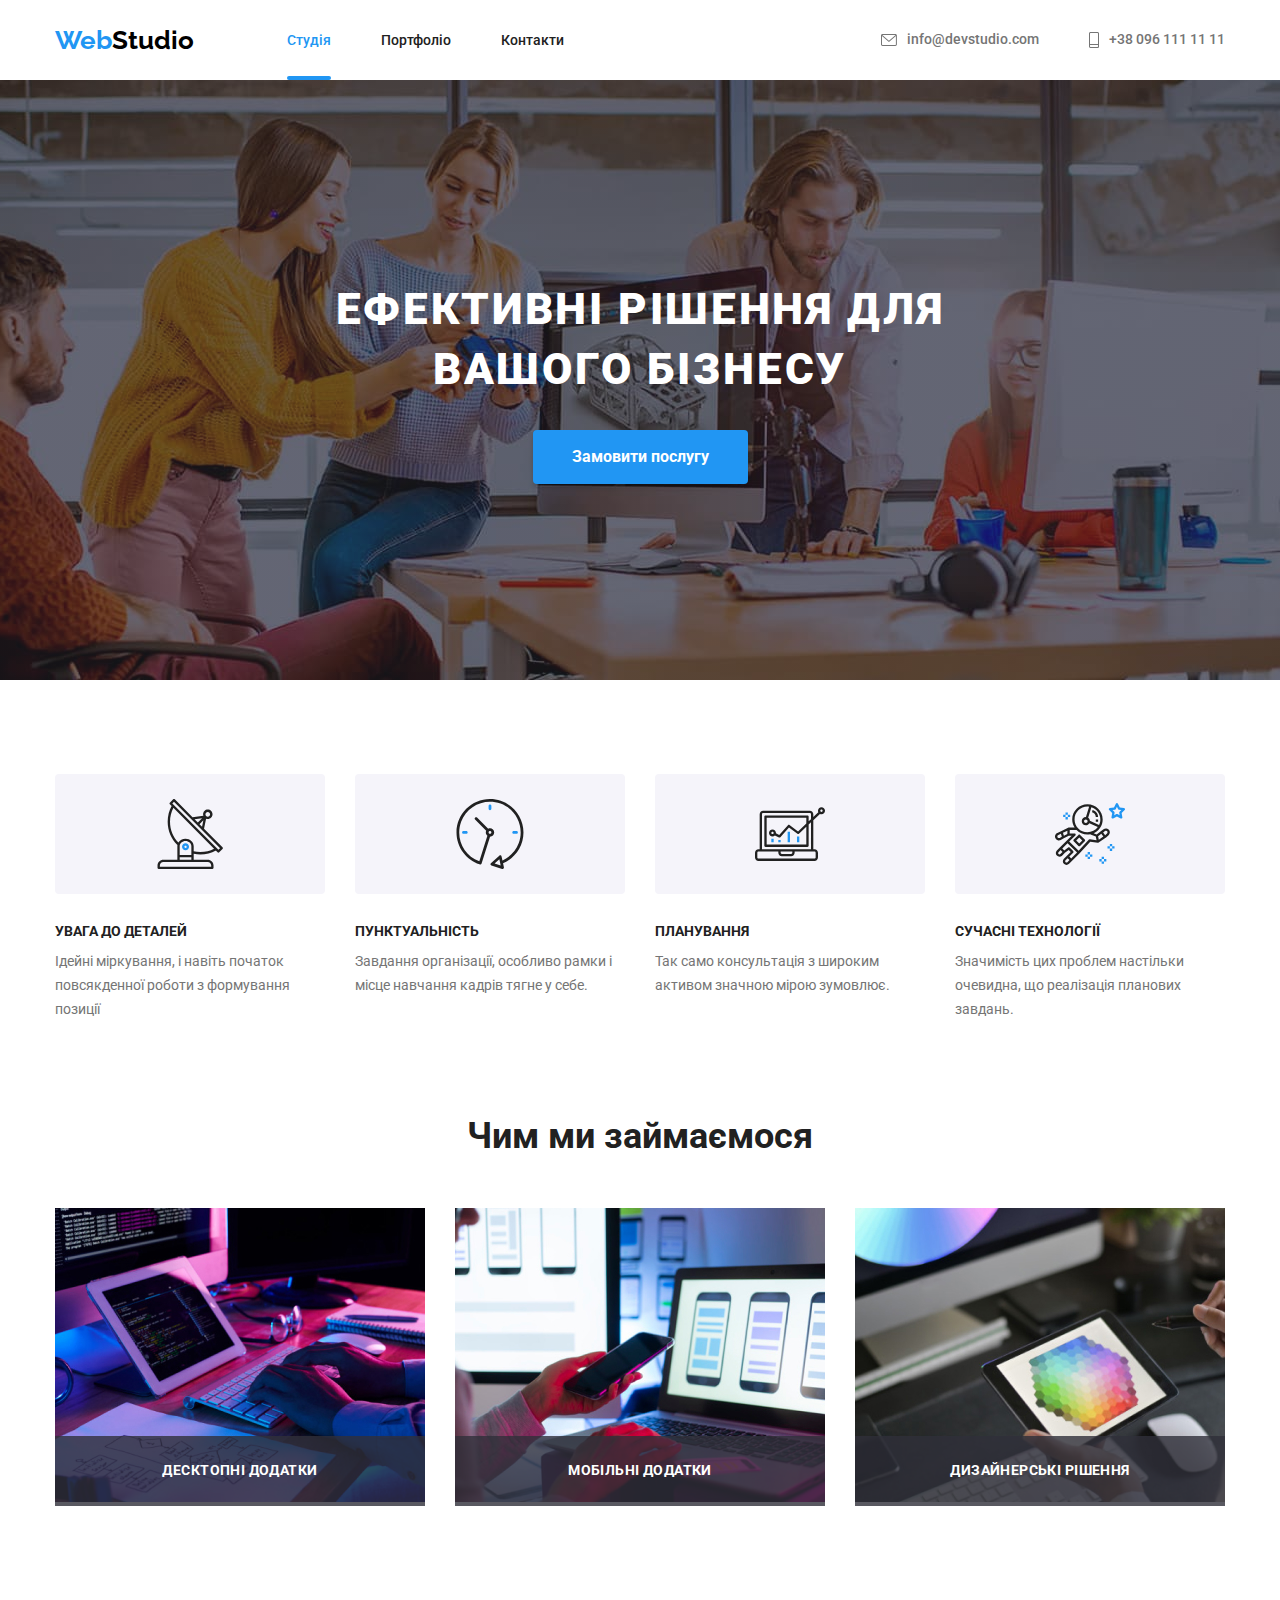
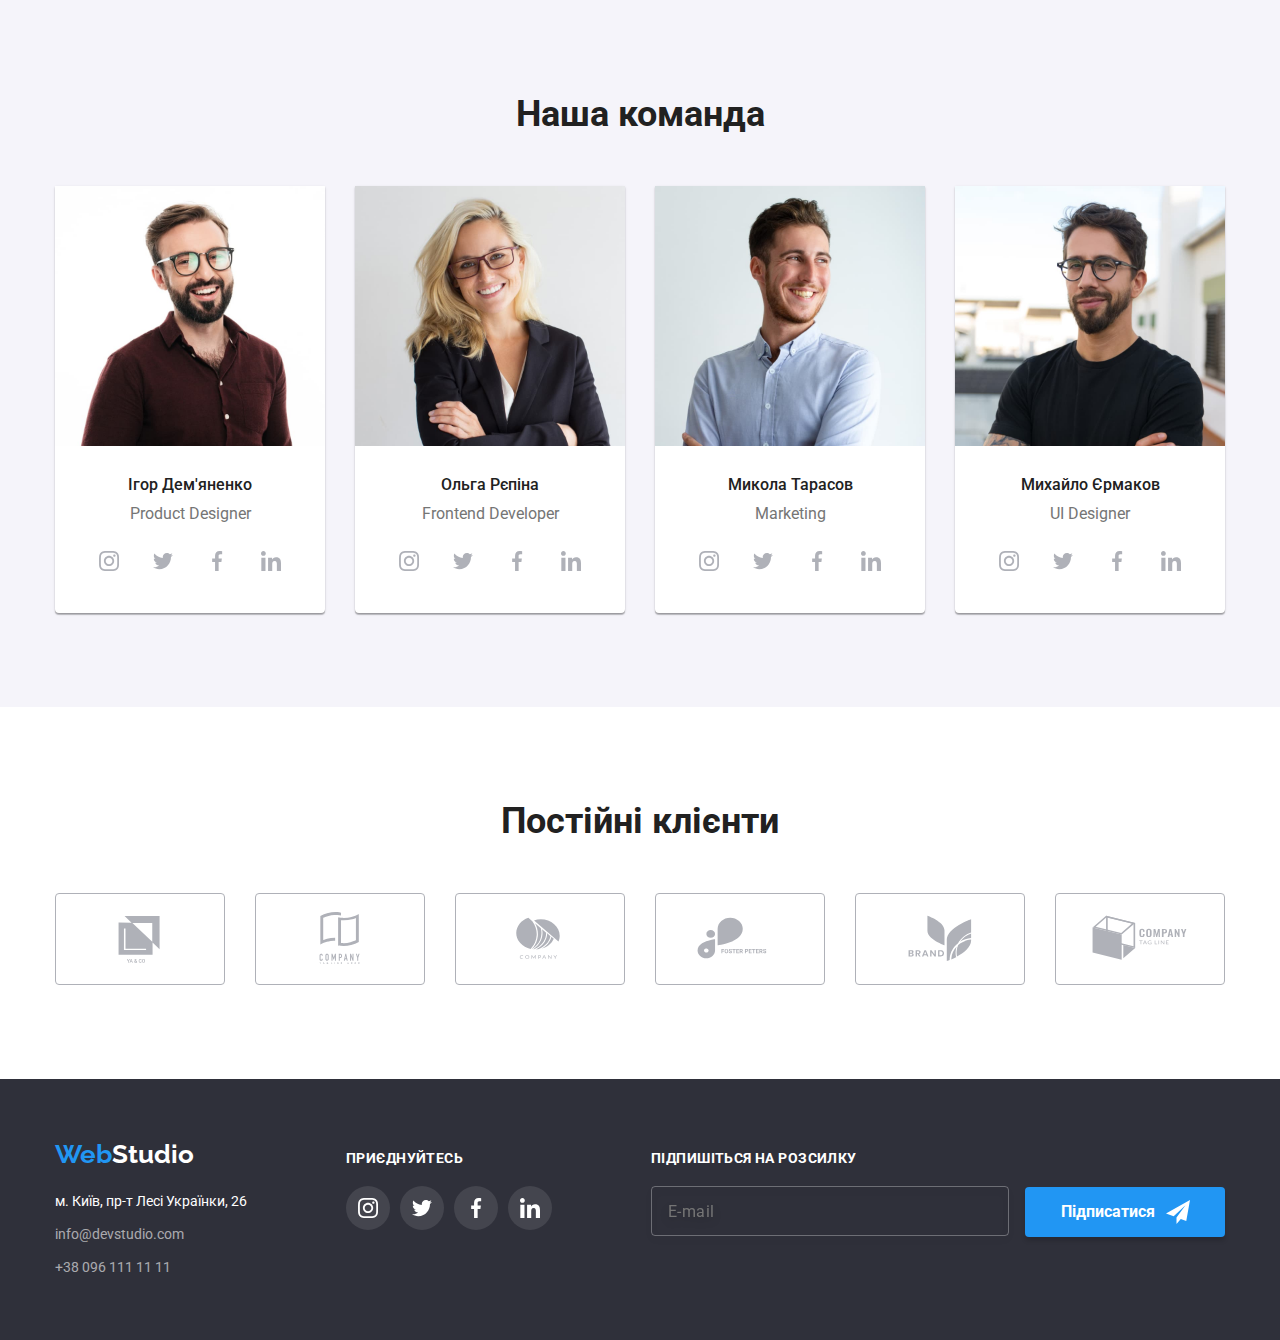
<file: index.html>
<!DOCTYPE html>
<html lang="uk">

<head>
  <meta charset="UTF-8">
  <meta http-equiv="X-UA-Compatible" content="IE=edge">
  <meta name="viewport" content="width=device-width, initial-scale=1.0">
  <!-- <link rel="preconnect" href="https://fonts.googleapis.com">
  <link rel="preconnect" href="https://fonts.gstatic.com" crossorigin> -->
  <link href="https://fonts.googleapis.com/css2?family=Raleway:wght@700&family=Roboto:wght@400;500;700;900&display=swap"
    rel="stylesheet">
  <link rel="stylesheet" href="https://cdnjs.cloudflare.com/ajax/libs/modern-normalize/1.1.0/modern-normalize.min.css">
  <title>WebStudio Студия</title>
  <link rel="stylesheet" href="./css/styles.css">
</head>

<body>
  <!-- шапка сайта с навигацией -->
  <header class="page-header">
    <div class="container inner">
      <nav class="main-nav">
        <a href="./index.html" class="logo link">
          <p lang="en"><span>Web</span>Studio</p>
        </a>
        <ul class="site-nav list">
          <li class="item"><a href="./index.html" class="link current">
              Студія</a></li>
          <li class="item"><a href="./portfolio.html" class="link">Портфоліо</a></li>
          <li class="item"> <a href="" class="link">Контакти</a></li>
        </ul>
      </nav>

      <ul class="address-nav list">
        <li class="item">
          <a href="mailto:info@devstudio.com" class="link">
            <svg class="mail">
              <use href="./images/sprite.svg#mail"></use>
            </svg>
            info@devstudio.com</a>
        </li>
        <li class="item">
          <a href="tel:+380961111111" class="link">
            <svg class="phone">
              <use href="./images/sprite.svg#phone"></use>
            </svg>
            +38 096 111 11 11</a>
        </li>
      </ul>
    </div>
  </header>
  <main>
    <!-- секция 1 с фото рекламы -->
    <section class="deskription overlay">
      <div class="containet">
        <h1 class="deskription-title">Ефективні рішення для<br> вашого бізнесу</h1>
        <button type="button" class="deskription-button link" data-modal-open>Замовити послугу</button>
      </div>
    </section>
    <!-- секция с описанием работы -->
    <section class="section">
      <div class="container">
        <!-- скрить заголовок -->
        <h2 class="section-title hide">особливості</h2>
        <ul class="feature-list list">
          <li class="item">
            <div class="wrapper">
              <svg class="icon">
                <use href="./images/sprite.svg#antenna"></use>
              </svg>
            </div>
            <h3 class="title">УВАГА ДО ДЕТАЛЕЙ</h3>
            <p>
              Ідейні міркування, і навіть початок повсякденної роботи з
              формування позиції
            </p>
          </li>
          <li class="item">
            <div class="wrapper">
              <svg class="icon">
                <use href="./images/sprite.svg#clock"></use>
              </svg>
            </div>
            <h3 class="title">ПУНКТУАЛЬНІСТЬ</h3>
            <p>
              Завдання організації, особливо рамки і місце навчання кадрів тягне
              у себе.
            </p>
          </li>
          <li class="item">
            <div class="wrapper">
              <svg class="icon">
                <use href="./images/sprite.svg#diagram"></use>
              </svg>
            </div>
            <h3 class="title">ПЛАНУВАННЯ</h3>
            <p>
              Так само консультація з широким активом значною мірою зумовлює.
            </p>
          </li>
          <li class="item">
            <div class="wrapper">
              <svg class="icon">
                <use href="./images/sprite.svg#astronaut"></use>
              </svg>
            </div>
            <h3 class="title">СУЧАСНІ ТЕХНОЛОГІЇ</h3>
            <p>
              Значимість цих проблем настільки очевидна, що реалізація планових
              завдань.
            </p>
          </li>
        </ul>
      </div>
    </section>
    <!-- секция с примерами работы -->
    <section class="section">
      <div class="container">
        <h2 class="section-title">Чим ми займаємося</h2>
        <ul class="work list">
          <li class="item">
            <div class="thumb">
              <img src="./images/box1.jpg" alt="Компьютерною розробкою" width="370">

              <div class="aside">
                <p>Десктопні додатки</p>
              </div>
            </div>
          </li>
          <li class="item">
            <div class="thumb">
              <img src="./images/box2.jpg" alt="Розробка для мобільних" width="370">
              <div class="aside">
                <p>Мобільні додатки</p>
              </div>
            </div>
          </li>
          <li class="item">
            <div class="thumb">
              <img src="./images/box3.jpg" alt="Розробка для планшетыв" width="370">
              <div class="aside">
                <p>Дизайнерські рішення</p>
              </div>
            </div>
          </li>
        </ul>
      </div>
    </section>
    <!-- секция  о нас -->
    <section class="section about">
      <div class="container ">
        <h2 class="section-title">Наша команда</h2>
        <ul class="about-list list">
          <li class="item">
            <img src="./images/faсe12.jpg" alt="Ігор Дем'яненко" width="270">
            <div class="about-wrapper">
            <h3 class="title">Ігор Дем'яненко</h3>
            <p lang="en">Product Designer</p>
          </div>
            <div class="social">
              <ul class="social-list list">
                <li class="items"> <a class="social-link" href=""><svg class="social-icon">
                      <use href="./images/sprite.svg#instagram"></use>
                    </svg>
                  </a> </li>
                <li class="items"> <a class="social-link" href=""><svg class="social-icon">
                      <use href="./images/sprite.svg#twitter"></use>
                    </svg>
                  </a> </li>
                <li class="items"> <a class="social-link" href=""><svg class="social-icon">
                      <use href="./images/sprite.svg#facebook"></use>
                    </svg>
                  </a> </li>
                <li class="items"> <a class="social-link" href=""><svg class="social-icon">
                      <use href="./images/sprite.svg#linkedin"></use>
                    </svg>
                  </a> </li>
              </ul>
            </div>
          </li>
          <li class="item">
            <img src="./images/faсe22.jpg" alt="Ольга Рєпіна" width="270">
            <div class="about-wrapper">
            <h3 class="title">Ольга Рєпіна</h3>
            <p lang="en">Frontend Developer</p></div>
            <div class="social">
              <ul class="social-list list">
                <li class="items"> <a class="social-link" href=""><svg class="social-icon">
                      <use href="./images/sprite.svg#instagram"></use>
                    </svg>
                  </a> </li>
                <li class="items"> <a class="social-link" href=""><svg class="social-icon">
                      <use href="./images/sprite.svg#twitter"></use>
                    </svg>
                  </a> </li>
                <li class="items"> <a class="social-link" href=""><svg class="social-icon">
                      <use href="./images/sprite.svg#facebook"></use>
                    </svg>
                  </a> </li>
                <li class="items"> <a class="social-link" href=""><svg class="social-icon">
                      <use href="./images/sprite.svg#linkedin"></use>
                    </svg>
                  </a> </li>
              </ul>
            </div>
          </li>
          <li class="item">
            <img src="./images/faсe32.jpg" alt="Микола Тарасов" width="270">
            <div class="about-wrapper">
            <h3 class="title">Микола Тарасов</h3>
            <p lang="en">Marketing</p></div>
            <div class="social">
              <ul class="social-list list">
                <li class="items"> <a class="social-link" href=""><svg class="social-icon">
                      <use href="./images/sprite.svg#instagram"></use>
                    </svg>
                  </a> </li>
                <li class="items"> <a class="social-link" href=""><svg class="social-icon">
                      <use href="./images/sprite.svg#twitter"></use>
                    </svg>
                  </a> </li>
                <li class="items"> <a class="social-link" href=""><svg class="social-icon">
                      <use href="./images/sprite.svg#facebook"></use>
                    </svg>
                  </a> </li>
                <li class="items"> <a class="social-link" href=""><svg class="social-icon">
                      <use href="./images/sprite.svg#linkedin"></use>
                    </svg>
                  </a> </li>
              </ul>
            </div>
          </li>
          <li class="item">
            <img src="./images/faсe42.jpg" alt="Михайло Єрмаков" width="270">
            <div class="about-wrapper">
            <h3 class="title">Михайло Єрмаков</h3>
            <p lang="en">UI Designer</p></div>
            <div class="social">
              <ul class="social-list list">
                <li class="items"> <a class="social-link" href=""><svg class="social-icon">
                      <use href="./images/sprite.svg#instagram"></use>
                    </svg>
                  </a> </li>
                <li class="items"> <a class="social-link" href=""><svg class="social-icon">
                      <use href="./images/sprite.svg#twitter"></use>
                    </svg>
                  </a> </li>
                <li class="items"> <a class="social-link" href=""><svg class="social-icon">
                      <use href="./images/sprite.svg#facebook"></use>
                    </svg>
                  </a> </li>
                <li class="items"> <a class="social-link" href=""><svg class="social-icon">
                      <use href="./images/sprite.svg#linkedin"></use>
                    </svg>
                  </a> </li>
              </ul>
            </div>
          </li>
        </ul>
      </div>
    </section>
    <!-- постійні клієнти -->
    <section class="section client">
      <div class="container">
        <h2 class="section-title">Постійні клієнти</h2>
        <ul class="client-list list">
          <li class="item"><a class="client-link link" href="">
              <svg class="icon">
                <use href="./images/sprite.svg#LogoYaCo1"></use>
              </svg></a>
          </li>
          <li class="item"><a class="client-link link" href="">
              <svg class="icon">
                <use href="./images/sprite.svg#LogoTagL2"></use>
              </svg></a>
          </li>
          <li class="item"><a class="client-link link" href="">
              <svg class="icon">
                <use href="./images/sprite.svg#logocomp3"></use>
              </svg></a>
          </li>
          <li class="item"><a class="client-link link" href="">
              <svg class="icon">
                <use href="./images/sprite.svg#LogoFost4"></use>
              </svg></a>
          </li>
          <li class="item"><a class="client-link link" href="">
              <svg class="icon">
                <use href="./images/sprite.svg#logobran"></use>
              </svg></a>
          </li>
          <li class="item"><a class="client-link link" href="">
              <svg class="icon">
                <use href="./images/sprite.svg#LogoTag6"></use>
              </svg></a>
          </li>
        </ul>
      </div>

    </section>
  </main>
  <!-- футер -->
  <footer class="footer">
    <!-- <section> -->

    <div class="container ">
      <div class="holder">
        <div class="address">
          <a href="./index.html" class="footer-logo link"><span>Web</span>Studio</a>
          <address class="address-list">
            <p>м. Київ, пр-т Лесі Українки, 26</p>
            <ul class="footer-list list">
              <li><a href="mailto:info@devstudio.com" class="link">info@devstudio.com</a></li>
              <li><a href="tel:+380961111111" class="link">+38 096 111 11 11</a></li>
            </ul>
          </address>
        </div>
        <div class="attach">
          <h2 class="attach-title">приєднуйтесь</h2>
          <div class="social">
            <ul class="social-list list">
              <li class="items"> <a class="attach-social-link" href=""><svg class="social-icon">
                    <use href="./images/sprite.svg#instagram"></use>
                  </svg>
                </a> </li>
              <li class="items"> <a class="attach-social-link" href=""><svg class="social-icon">
                    <use href="./images/sprite.svg#twitter"></use>
                  </svg>
                </a> </li>
              <li class="items"> <a class="attach-social-link" href=""><svg class="social-icon">
                    <use href="./images/sprite.svg#facebook"></use>
                  </svg>
                </a> </li>
              <li class="items"> <a class="attach-social-link" href=""><svg class="social-icon">
                    <use href="./images/sprite.svg#linkedin"></use>
                  </svg>
                </a> </li>
            </ul>
          </div>
        </div>
        <div class="form-telegram">
          <h2 class="attach-title">Підпишіться на розсилку</h2>
          <form class="telegram" action="">
            <input class="telegram-input" type="email" name="mail" id="mail" placeholder="E-mail">
            <button class="telegram-btn" type="button">Підписатися
              <svg class="icon">
                <use href="./images/sprite.svg#icon-send"></use>
              </svg>
            </button>
          </form>
        </div>
      </div>
    </div>
    <!-- </section> -->
  </footer>
  <!-- MODAL -->
  <div class="backdrop is-hidden" data-modal>
    <div class="modal">
      <button data-modal-close class="btn-modal">
        <svg class="modal-icon">
          <use href="./images/sprite.svg#close"></use>
        </svg></button>
      <div>
        <form class="modal-form" action="">
          <h2>Залиште свої дані, ми вам передзвонимо</h2>
          <div class="form-fild">
            <label for="name">Ім'я </label>
            <input class="form-input" type="text" name="name" id="name">
            <svg class="form-icon">
              <use href="./images/sprite.svg#man"></use>
            </svg>

          </div>
          <div class="form-fild">
            <label for="tel">Телефон</label>
            <input class="form-input" type="tel" name="tel" id="tel">
            <svg class="form-icon">
              <use href="./images/sprite.svg#tel"></use>
            </svg>
          </div>
          <div class="form-fild">
            <label for="email">Пошта</label>
            <input class="form-input" type="email" name="email" id="email">
            <svg class="form-icon">
              <use href="./images/sprite.svg#email"></use>
            </svg>
          </div>
          <div class="form-comment">
            <label for="comment">Коментар</label>
            <textarea name="comment" id="comment" cols="30" rows="10" placeholder="Введіть текст"></textarea>
          </div>
          <div class="politic">
            <label class="politic-label" for="politic">
              <input class="politic-checkbox" type="checkbox" name="politic" id="politic">
              <span class="politic-icon"></span>
              Погоджуюся з розсилкою та приймаю <a href="#"> Умови договору</a>
            </label>
          </div>
          <div>
            <button class="form-button link" type="submit">Відправити</button>
          </div>
        </form>
      </div>

    </div>
  </div>
  <script src="./js/modal.js"></script>
</body>

</html>
</file>
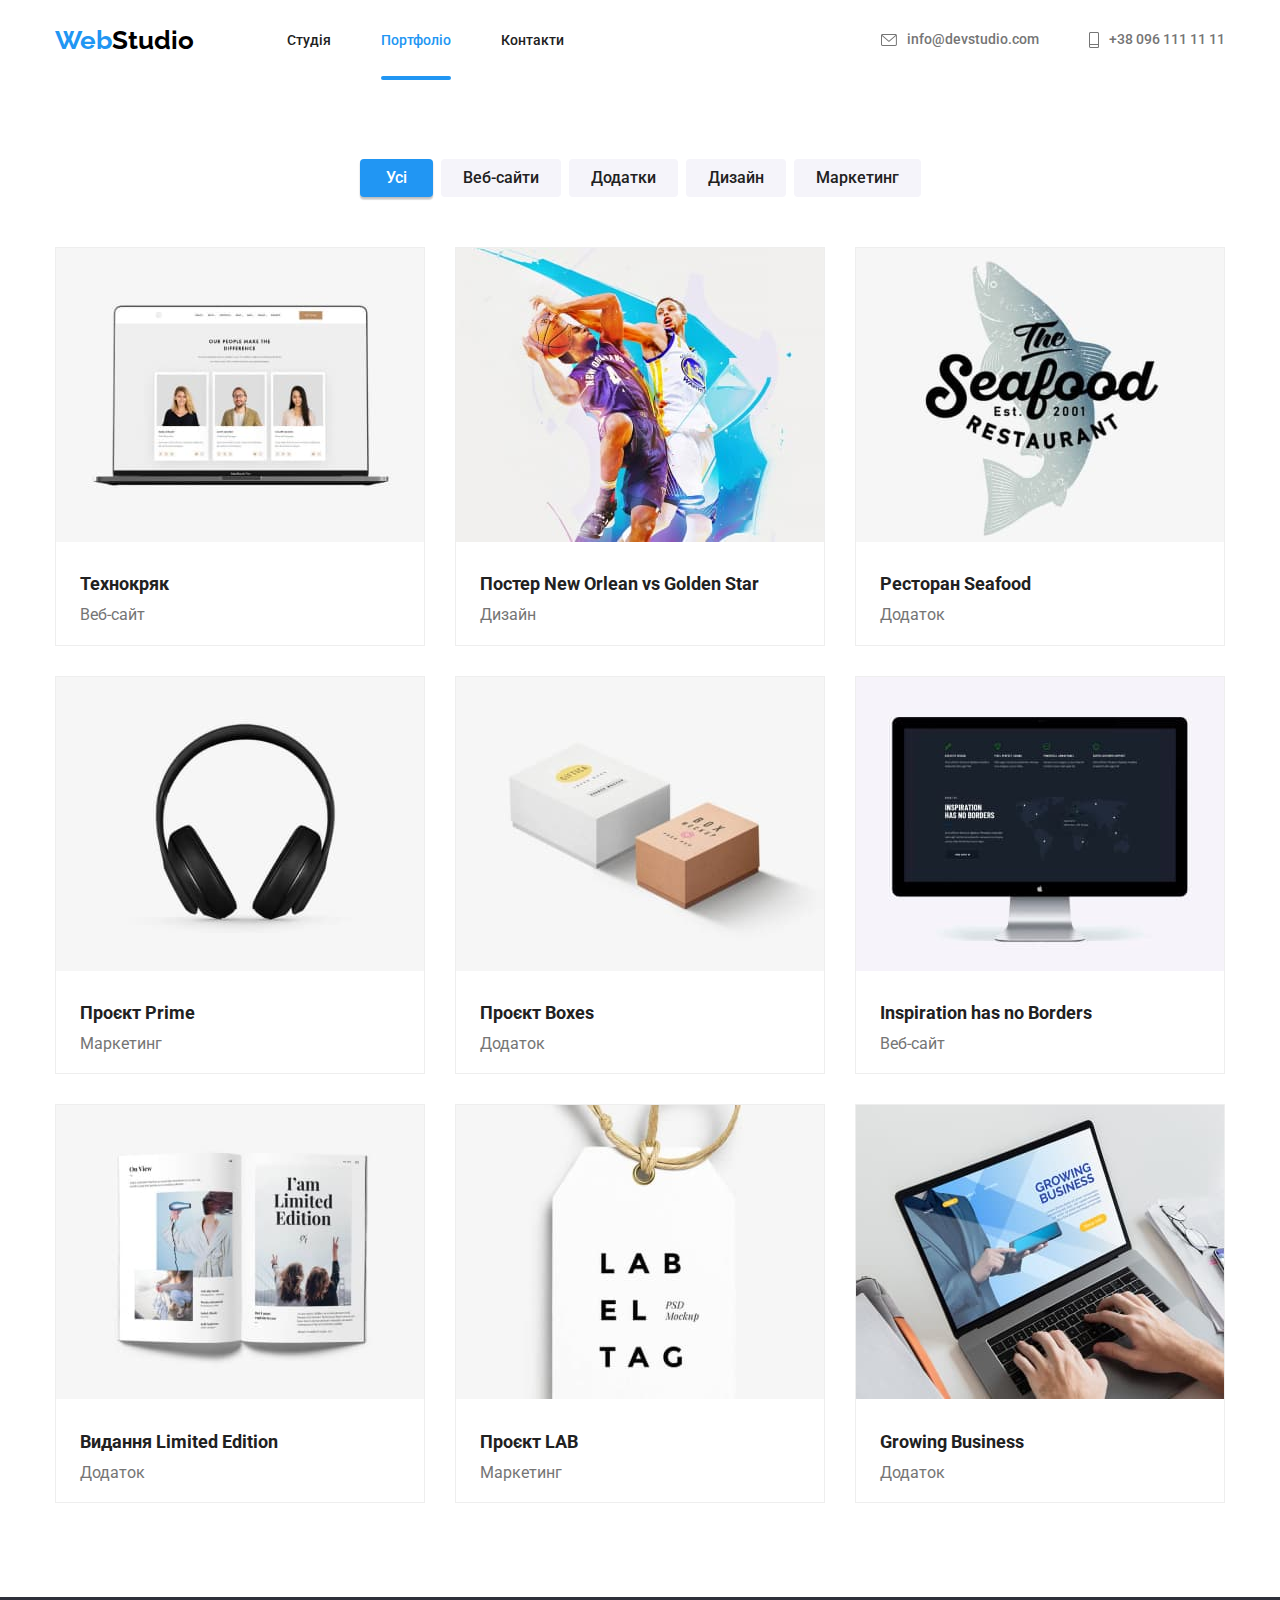
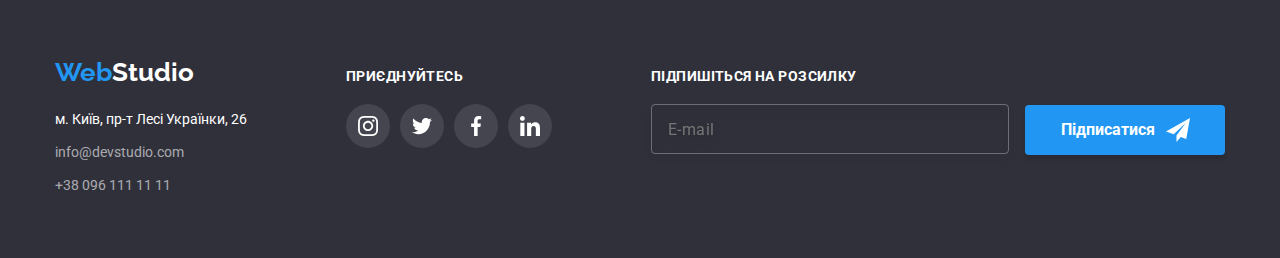
<file: portfolio.html>
<!DOCTYPE html>
<html lang="uk">

<head>
  <meta charset="UTF-8">
  <meta http-equiv="X-UA-Compatible" content="IE=edge">
  <meta name="viewport" content="width=device-width, initial-scale=1.0">
  <!-- <link rel="preconnect" href="https://fonts.googleapis.com">
  <link rel="preconnect" href="https://fonts.gstatic.com" crossorigin> -->
  <link href="https://fonts.googleapis.com/css2?family=Raleway:wght@700&family=Roboto:wght@400;500;700;900&display=swap"
    rel="stylesheet">
  <link rel="stylesheet" href="https://cdnjs.cloudflare.com/ajax/libs/modern-normalize/1.1.0/modern-normalize.min.css">
  <title>WebStudio Портфоліо</title>
  <link rel="stylesheet" href="./css/styles.css">
</head>

<body>
  <!-- шапка сайта с навигацией -->
  <header class="page-header">
    <div class="container inner">
      <nav class="main-nav">
        <a href="./index.html" class="logo link">
          <p lang="en"><span>Web</span>Studio</p>
        </a>
        <ul class="site-nav list">
          <li class="item"><a href="./index.html" class="link ">
              Студія</a></li>
          <li class="item"><a href="./portfolio.html" class="link current">Портфоліо</a></li>
          <li class="item"> <a href="" class="link">Контакти</a></li>
        </ul>
      </nav>

      <ul class="address-nav list">
        <li class="item">
          <a href="mailto:info@devstudio.com" class="link">
            <svg class="mail">
              <use href="./images/sprite.svg#mail"></use>
            </svg>
            info@devstudio.com</a>
        </li>
        <li class="item">
          <a href="tel:+380961111111" class="link">
            <svg class="phone">
              <use href="./images/sprite.svg#phone"></use>
            </svg>
            +38 096 111 11 11</a>
        </li>
      </ul>
    </div>
  </header>
  <main>
    <section>
      <h1 class="section-portfolio hide">портфолио</h1>
      <div class="container portfolio-box">
        <ul class="section-filtr list">
          <!-- уточнить secondary на каждую кнопку -->
          <li class="item"><button class="btn primary" type="button">Усі</button></li>
          <li class="item"><button class="btn secondary" type="button">Веб-сайти</button></li>
          <li class="item"><button class="btn secondary" type="button">Додатки</button></li>
          <li class="item"><button class="btn secondary" type="button">Дизайн</button></li>
          <li class="item"><button class="btn secondary" type="button">Маркетинг</button></li>
        </ul>
        <!-- загловок скрыть -->
        <h2 class="section-portfolio hide">работы</h2>
        <ul class="portfolio-list list">
          <li class="portfolio-item">

            <a class="link" href="">
              <div class="popup">
                <img src="./images/site121.jpg" alt="Технокряк" width="370">
                <div class="popup-text">
                  <p>
                    Ресурс пропонує комплексні пропозиції з
                    різним рівнем функціоналу та сервісів.
                    Все це дозволить відвідувачу отримати вичерпні відомості про компанію чи приватну особу.
                  </p>
                </div>
              </div>
              <div class="wrapper">
                <h3 class="title">Технокряк</h3>
                <p>Веб-сайт</p>
              </div>
            </a>
          </li>
          <li class="portfolio-item">
            <a class="link" href="">
              <div class="popup">
                <img src="./images/post122.jpg" alt="Постер New Orlean vs Golden Star" width="370">
                <div class="popup-text">
                  <p>
                    Ресурс пропонує комплексні пропозиції з
                    різним рівнем функціоналу та сервісів.
                    Все це дозволить відвідувачу отримати вичерпні відомості про компанію чи приватну особу.
                  </p>
                </div>
              </div>
              <div class="wrapper">
                <h3 class="title">Постер <span lang="en">New Orlean vs Golden Star</span></h3>
                <p>Дизайн</p>
              </div>
            </a>
          </li>
          <li class="portfolio-item">
            <a class="link" href="">
              <div class="popup">
                <img src="./images/rest123.jpg" alt="Ресторан Seafood" width="370">
                <div class="popup-text">
                  <p>
                    Ресурс пропонує комплексні пропозиції з
                    різним рівнем функціоналу та сервісів.
                    Все це дозволить відвідувачу отримати вичерпні відомості про компанію чи приватну особу.
                  </p>
                </div>
              </div>
              <div class="wrapper">
                <h3 class="title">Ресторан <span lang="en">Seafood</span></h3>
                <p>Додаток</p>
              </div>
            </a>
          </li>
          <li class="portfolio-item">
            <a class="link" href="">
              <div class="popup">
                <img src="./images/proge124.jpg" alt="Проєкт Prime" width="370">
                <div class="popup-text">
                  <p>
                    Ресурс пропонує комплексні пропозиції з
                    різним рівнем функціоналу та сервісів.
                    Все це дозволить відвідувачу отримати вичерпні відомості про компанію чи приватну особу.
                  </p>
                </div>
              </div>
              <div class="wrapper">
                <h3 class="title">Проєкт <span lang="en">Prime</span></h3>
                <p>Маркетинг</p>
              </div>
            </a>
          </li>
          <li class="portfolio-item">
            <a class="link" href="">
              <div class="popup">
                <img src="./images/proge225.jpg" alt="Проєкт Boxes" width="370">
                <div class="popup-text">
                  <p>
                    Ресурс пропонує комплексні пропозиції з
                    різним рівнем функціоналу та сервісів.
                    Все це дозволить відвідувачу отримати вичерпні відомості про компанію чи приватну особу.
                  </p>
                </div>
              </div>
              <div class="wrapper">
                <h3 class="title">Проєкт <span lang="en">Boxes</span></h3>
                <p>Додаток</p>
              </div>
            </a>
          </li>
          <li class="portfolio-item">
            <a class="link" href="">
              <div class="popup">
                <img src="./images/site226.jpg" alt="Inspiration has no Borders" width="370">
                <div class="popup-text">
                  <p>
                    Ресурс пропонує комплексні пропозиції з
                    різним рівнем функціоналу та сервісів.
                    Все це дозволить відвідувачу отримати вичерпні відомості про компанію чи приватну особу.
                  </p>
                </div>
              </div>
              <div class="wrapper">
                <h3 class="title"><span lang="en">Inspiration has no Borders</span></h3>
                <p>Веб-сайт</p>
              </div>
            </a>
          </li>
          <li class="portfolio-item">
            <a class="link" href="">
              <div class="popup">
                <img src="./images/book127.jpg" alt="Видання Limited Edition" width="370">
                <div class="popup-text">
                  <p>
                    Ресурс пропонує комплексні пропозиції з
                    різним рівнем функціоналу та сервісів.
                    Все це дозволить відвідувачу отримати вичерпні відомості про компанію чи приватну особу.
                  </p>
                </div>
              </div>
              <div class="wrapper">
                <h3 class="title">Видання <span lang="en">Limited Edition</span></h3>
                <p>Додаток</p>
              </div>
            </a>
          </li>
          <li class="portfolio-item">
            <a class="link" href="">
              <div class="popup">
                <img src="./images/proge328.jpg" alt="роєкт LAB" width="370">

                <div class="popup-text">
                  <p>
                    Ресурс пропонує комплексні пропозиції з
                    різним рівнем функціоналу та сервісів.
                    Все це дозволить відвідувачу отримати вичерпні відомості про компанію чи приватну особу.
                  </p>
                </div>
              </div>
              <div class="wrapper">
                <h3 class="title">Проєкт <span lang="en">LAB</span></h3>
                <p>Маркетинг</p>
              </div>
            </a>
          </li>
          <li class="portfolio-item">
            <a class="link" href="">
              <div class="popup">
                <img src="./images/app129.jpg" alt="Growing Business" width="370">
                <div class="popup-text">
                  <p>
                    Ресурс пропонує комплексні пропозиції з
                    різним рівнем функціоналу та сервісів.
                    Все це дозволить відвідувачу отримати вичерпні відомості про компанію чи приватну особу.
                  </p>
                </div>
              </div>
              <div class="wrapper">
                <h3 class="title"><span lang="en">Growing Business</span></h3>
                <p>Додаток</p>
              </div>
            </a>
          </li>
        </ul>
      </div>
    </section>
  </main>


  <!-- футер -->
  <footer class="footer">
    <!-- <section> -->

    <div class="container ">
      <div class="holder">
        <div class="address">
          <a href="./index.html" class="footer-logo link"><span>Web</span>Studio</a>
          <address class="address-list">
            <p>м. Київ, пр-т Лесі Українки, 26</p>
            <ul class="footer-list list">
              <li><a href="mailto:info@devstudio.com" class="link">info@devstudio.com</a></li>
              <li><a href="tel:+380961111111" class="link">+38 096 111 11 11</a></li>
            </ul>
          </address>
        </div>
        <div class="attach">
          <h2 class="attach-title">приєднуйтесь</h2>
          <div class="social">
            <ul class="social-list list">
              <li class="items"> <a class="attach-social-link" href=""><svg class="social-icon">
                    <use href="./images/sprite.svg#instagram"></use>
                  </svg>
                </a> </li>
              <li class="items"> <a class="attach-social-link" href=""><svg class="social-icon">
                    <use href="./images/sprite.svg#twitter"></use>
                  </svg>
                </a> </li>
              <li class="items"> <a class="attach-social-link" href=""><svg class="social-icon">
                    <use href="./images/sprite.svg#facebook"></use>
                  </svg>
                </a> </li>
              <li class="items"> <a class="attach-social-link" href=""><svg class="social-icon">
                    <use href="./images/sprite.svg#linkedin"></use>
                  </svg>
                </a> </li>
            </ul>
          </div>
        </div>
        <div class="form-telegram">
          <h2 class="attach-title">Підпишіться на розсилку</h2>
          <form class="telegram" action="">
            <input class="telegram-input" type="email" name="mail" id="mail" placeholder="E-mail">
            <button class="telegram-btn" type="button">Підписатися
              <svg class="icon">
                <use href="./images/sprite.svg#icon-send"></use>
              </svg>
            </button>
          </form>
        </div>
      </div>
    </div>
    <!-- </section> -->
  </footer>

</body>

</html>
</file>
<file: css/styles.css>
:root {
  --primary-text-color: #757575;
  --title-text-color: #212121;
  --accent-color: #2196f3;
  --white-color: #ffffff;
  --color-bg-footer: #2f303a;
  --color-about: #f5f4fa;
  --text-link-footer: rgba(255, 255, 255, 0.6);
  --text-logo-header: #000000;
  --color-box-shadow: 0px 4px 4px rgba(0, 0, 0, 0.15);
  --portfolio-card-borded: #eeeeee;
  --color-icon-primary: #afb1b8;
  --color-attach-bg: rgba(255, 255, 255, 0.1);
  --time-cube: cubic-bezier(0.4, 0, 0.2, 1);
  --back-accent-color:#188ce8;
}

body {
  background-color: var(--white-color);
  color: var(--primary-text-color);
  font-family: "Roboto", sans-serif;
}
h3,
p{
  margin: 0;
  padding: 0;
}
.link {
  text-decoration: none;
  color: inherit;
}

.list {
  list-style: none;
  padding: 0;
  margin: 0;
}
/* цвет основного текста #757575 */
/* вторичный цвет текста #212121 */
/* синий цвет #2196F3 */
/* цвет телефона и email футере rgba(255, 255, 255, 0.6); */
/* белый цвет #ffffff */
/* цвет лого в header #000000 */
/* цвет футера и мейн #2F303A; */
/* цвет секции о нас  #F5F4FA */
/* cubic-bezier(0.4, 0, 0.2, 1) */
/* шапка сайта с навигацией  */
/* логотип */
/* .page-header{
  background-color: rgb(186, 208, 186);
} */
.container {
  margin-left: auto;
  margin-right: auto;
  width: 1200px;
  /* outline: 3px solid red; */
  padding-left: 15px;
  padding-right: 15px;
}

.logo {
  /* display: inline-block; */
  color: var(--text-logo-header);
  font-family: "Raleway", sans-serif;
  font-weight: 700;
  font-size: 26px;
  line-height: 1.19;
  /* background-color: green; */
}

.logo > p {
  margin: 0;
  padding: 0;
}

.logo span {
  color: var(--accent-color);
}

/* блок навигации */
.inner {
  display: flex;
  align-items: center;
}

.main-nav {
  display: flex;
  align-items: center;
}

.site-nav {
  display: flex;
  /* align-items: center; */
  margin-left: 93px;
}

.site-nav .item + .item {
  margin-left: 50px;
}

/* .site-nav .item{
  outline: 1px solid red;
} */
.site-nav .link {
  position: relative;
  color: var(--title-text-color);
  font-weight: 500;
  font-size: 14px;
  line-height: 1.14;
  padding: 32px 0 32px;
  transition: color 250ms var(--time-cube);
}
.site-nav .link.current::after {
  position: absolute;
  content: "";
  width: 100%;
  height: 4px;
  background-color: var(--accent-color);
  left: 0;
  bottom: 0;
  border-radius: 2px;
  /* opacity: 0.2;
transform: scaleX(0);
transition: transform 250ms var(--time-cube); */
}

.site-nav .link:hover,
.site-nav .link:focus {
  color: var(--accent-color);
}

/* .site-nav .link:hover,
.site-nav .link:focus, 
.site-nav .link:hover::after{
  opacity: 1;
  transform: scaleX(1);

} */

.site-nav .link.current {
  color: var(--accent-color);
}

/* блок адреса и телефона */

.address-nav {
  display: flex;
  align-items: center;
  margin-left: auto;
}

.address-nav .link {
  display: flex;
  align-items: center;
  color: var(--primary-text-color);
  font-weight: 500;
  font-size: 14px;
  line-height: 1.14;
  padding: 32px 0 32px;
  transition: color 250ms var(--time-cube);
}

.address-nav .link:hover,
.address-nav .link:focus {
  color: var(--accent-color);
}

.address-nav .item + .item {
  margin-left: 50px;
}
/* Уточнить по выравниванию и по inline-flex */
/* .address-nav ::before{
  display: inline-flex;
content: "";
align-self: flex-end;

background-size: contain;
margin-right: 10px;
}
/*  
.address-nav .mail::before{
  width: 16px;
  height: 12px;
  background-image: url(../images/mail.svg);
}
*/
.address-nav .mail {
  margin-right: 10px;
  align-items: center;
  width: 16px;
  height: 12px;
  fill: currentColor;
}

.address-nav .phone {
  margin-right: 10px;
  width: 10px;
  height: 16px;
  fill: currentColor;
}

.page-header {
  border-bottom: 1px solid var(--color-border-header);
}
/* блок майн */
/* блок секция */
/* Deskription */
.section {
  margin-bottom: 94px;
}

.deskription {
  padding-top: 200px;
  background-color: var(--color-bg-footer);
  text-align: center;
  margin-bottom: 94px;
}

.deskription-title {
  /* width: 696px; */
  box-sizing: content-box;
  /* margin: 0 auto; */
  margin: 0;
  /* margin-left: auto;
  margin-right: auto; */
  color: var(--white-color);
  font-weight: 900;
  font-size: 44px;
  line-height: 1.36;
  text-align: center;
  letter-spacing: 0.06em;
  text-transform: uppercase;
}

.overlay {
  height: 600px;
  max-width: 1600px;
  margin-left: auto;
  margin-right: auto;
  background-image: linear-gradient(
      to right,
      rgba(47, 48, 58, 0.4),
      rgba(47, 48, 58, 0.4)
    ),
    url(../images/hero2.jpg);
  background-size: cover;
  background-repeat: no-repeat;
  background-position: center;
}

/* button */
.deskription-button {
  display: inline-block;
  margin-top: 30px;
  min-width: 215px;
  box-shadow: var(--color-box-shadow);
  border-radius: 4px;
  padding: 10px 32px;
  border-color: transparent;
  color: var(--white-color);
  background-color: var(--accent-color);
  font-weight: 700;
  font-size: 16px;
  line-height: 1.88;
  cursor: pointer;
  text-align: center;
  transition: background-color 250ms var(--time-cube);
}

.deskription-button:hover,
.deskription-button:focus {
  background-color:var(--back-accent-color);
}
/* цвет заголовков всех секций */
.section-title {
  color: var(--title-text-color);
  font-weight: 700;
  font-size: 36px;
  line-height: 1.16;
  text-align: center;
  margin: 0 0 50px;
  padding: 0;
}

.hide {
  display: none;
}

/* feature */

.feature-list p {
  margin: 0;
  padding: 0;
}

.feature-list {
  display: flex;
  margin: 0;
  padding: 0;
  color: var(--primary-text-color);
  font-weight: 400;
  font-size: 14px;
  line-height: 1.71;
}

.feature-list .item + .item {
  margin-left: 30px;
}

.feature-list .title {
  margin: 30px 0 10px;
  color: var(--title-text-color);
  font-weight: 700;
  font-size: 14px;
  line-height: 1.14;
  text-transform: uppercase;
}

.feature-list .item {
  width: 270px;
}

.feature-list .wrapper {
  display: flex;
  align-items: center;
  justify-content: center;
  height: 120px;
  background-color: var(--color-about);

  border-radius: 4px;
}

.feature-list .icon {
  width: 70px;
  height: 70px;
}

/* work */
.work {
  display: flex;
}

.work .item + .item {
  margin-left: 30px;
}

.work p {
  margin: 0;
  padding: 0;
}
.work .thumb {
  position: relative;
}
.work .aside {
  position: absolute;
  bottom: 0;
  left: 0;
  width: 100%;
  height: 70px;
  font-weight: 700;
  background-color: rgba(47, 48, 58, 0.8);
  font-size: 14px;
  line-height: 1.14;
  text-align: center;
  letter-spacing: 0.03em;
  text-transform: uppercase;
  color: var(--white-color);

  padding-top: 27px;
}

/* about */
.about {
  background-color: var(--color-about);
  padding-top: 94px;
  padding-bottom: 94px;
  margin-bottom: 0;
}

.about-list {
  display: flex;
  color: var(--primary-text-color);
  font-weight: 400;
  font-size: 16px;
  line-height: 1.18;
  text-align: center;
}

.about-list .title {
  color: var(--title-text-color);
  font-weight: 500;
  font-size: 16px;
  line-height: 1.18;
  text-align: center;
  margin-bottom: 10px;
  /* margin: 30px 0 0 0; */
}
.about-list .item {
  display: flex;
  align-items: center;
  flex-direction: column;
  box-shadow: 0px 1px 3px rgba(0, 0, 0, 0.12), 0px 1px 1px rgba(0, 0, 0, 0.14),
    0px 2px 1px rgba(0, 0, 0, 0.2);
  border-radius: 0px 0px 4px 4px;
  background-color: var(--white-color);
}

.about-wrapper{
padding-top: 30px;
padding-bottom: 16px;
}
/* .about-list p {
  margin: 10px 0 30px 0;
} */

.about-list .item + .item {
  margin-left: 30px;
}

.social {
  display: flex;
  margin-bottom: 30px;
}

.social-list {
  display: flex;
  width: 206px;
  align-items: center;
}

.social-list .social-link {
  color: var(--color-icon-primary);
  display: flex;
  width: 44px;
  height: 44px;
  border-radius: 50%;
  align-items: center;
  justify-content: center;
  transition: background-color 250ms var(--time-cube),
    color 250ms var(--time-cube);
}

.social-link:hover,
.social-link:focus {
  color: var(--white-color);
  background-color: var(--accent-color);
}

.social-list .items + .items {
  margin-left: 10px;
}

.social-list .social-icon {
  fill: currentColor;
  width: 20px;
  height: 20px;
}

/* client */
.client {
  margin-top: 94px;
}

.client-list {
  display: flex;
}

.client .item {
  display: flex;
  justify-content: center;
  align-items: center;

  margin: 0;
}

.client-link {
  display: inline-flex;
  color: var(--color-icon-primary);
  border: 1px solid;
  border-radius: 4px;
  align-items: center;
  height: 92px;
  width: 170px;
  transition: color 250ms var(--time-cube);
}

.client-list .icon {
  fill: currentColor;
  list-style: none;
  width: 170px;
  height: 60px;
  margin: 0;
  padding: 0;
}

.client-link:focus,
.client-link:hover {
  color: var(--accent-color);
}

.client .item + .item {
  margin-left: 30px;
}

/* footer */
.footer {
  background-color: var(--color-bg-footer);
}

.holder {
  display: flex;
  align-items: baseline;
  justify-content: space-between;
}
.footer-logo {
  display: inline-block;
  color: var(--white-color);
  font-family: "Raleway", sans-serif;
  font-weight: 700;
  font-size: 26px;
  line-height: 1.19;
  margin-top: 60px;
}

.footer-logo span {
  color: var(--accent-color);
}

.address-list {
  color: var(--white-color);
  font-weight: 400;
  font-size: 14px;
  line-height: 1.71;
  font-style: normal;
  margin-top: 20px;
}

.address-list p {
  margin: 9px 0 0 0;
}

.address-list .link {
  color: var(--text-link-footer);
}

.footer-list {
  font-weight: 400;
  font-size: 14px;
  line-height: 1.71;
  font-style: normal;
  gap: 9px;
  display: flex;
  margin-top: 9px;
  margin-bottom: 60px;
  flex-direction: column;
}
.footer-list .link {
  color: var(--text-link-footer);
  transition: color 250ms var(--time-cube);
}

.footer-list .link:hover,
.footer-list .link:focus {
  color: var(--accent-color);
}

.footer-list .item {
  margin-top: 9px;
}



.attach-title {
  color: var(--white-color);
  font-weight: 700;
  font-size: 14px;
  line-height: 16px;
  letter-spacing: 0.03em;
  text-transform: uppercase;
  margin-bottom: 20px;
}

.social-list .attach-social-link {
  background-color: var(--color-attach-bg);
  color: var(--white-color);
  display: flex;
  width: 44px;
  height: 44px;
  border-radius: 50%;
  align-items: center;
  justify-content: center;
  transition: background-color 250ms var(--time-cube);
}

.attach-social-link:hover,
.attach-social-link:focus {
  background-color: var(--accent-color);
}


.telegram input {
  background-color: transparent;
  width: 358px;
  height: 50px;
  border: 1px solid rgba(255, 255, 255, 0.3);
  filter: drop-shadow(0px 4px 4px rgba(0, 0, 0, 0.15));
  border-radius: 4px;
  font-weight: 400;
  font-size: 16px;
  line-height: 1.25;
  display: inline-block;
  align-items: center;
  letter-spacing: 0.03em;
  color:var(--text-link-footer);
  padding-top: 15px;
  padding-left: 16px;
  padding-bottom: 15px;
  margin-right: 12px;
  outline: transparent;
}
.telegram input:focus {
  border-color:var(--text-link-footer);
}
.telegram-btn {
  display: inline-flex;
  min-width: 200px;
  height: 50px;
  padding: 10px 28px;
  box-shadow: var(--color-box-shadow);
  border-radius: 4px;
  border-color: transparent;
  color: var(--white-color);
  background-color: var(--accent-color);
  font-weight: 700;
  font-size: 16px;
  line-height: 1.88;
  cursor: pointer;
  text-align: left;
  align-items: center;
  justify-content: space-around;
  transition: background-color 250ms var(--time-cube);
}
.telegram-btn .icon {
  fill: currentColor;
  width: 24px;
  height: 24px;
}

.telegram-btn:hover,
.telegram-btn:focus {
  background-color:var(--back-accent-color);
}
/* sjgerhglkhdgkldklfgndjklvberghgwoe;hgp;ergvn;dgneosrgnbfjksdgrgsegbusoedgvboudrgbheuorbho */
/* PORTFOLIO */
.portfolio-box {
  padding-top: 79px;
  padding-bottom: 94px;
}

.section-filtr {
  display: flex;
  align-items: center;
  justify-content: center;
  margin-bottom: 50px;
}

.btn {
  display: inline-block;
  color: var(--title-text-color);
  background-color: var(--color-about);
  font-weight: 500;
  font-size: 16px;
  line-height: 1.62;
  text-align: center;
  cursor: pointer;
  min-width: 73px;
  padding: 6px 22px;

  border-radius: 4px;
  border: transparent;
  transition: background-color 250ms var(--time-cube);
}

.btn.primary {
  color: var(--white-color);
  background-color: var(--accent-color);
  box-shadow: 0px 3px 1px rgba(0, 0, 0, 0.1), 0px 1px 2px rgba(0, 0, 0, 0.08),
    0px 2px 2px rgba(0, 0, 0, 0.12);
}

.btn.secondary {
  color: var(--title-text-color);
  background-color: var(--color-about);
}

.section-filtr .btn:hover,
.section-filtr .btn:focus {
  color: var(--white-color);
  background-color: var(--accent-color);
  box-shadow: 0px 3px 1px rgba(0, 0, 0, 0.1), 0px 1px 2px rgba(0, 0, 0, 0.08),
    0px 2px 2px rgba(0, 0, 0, 0.12);
}

.section-filtr .item + .item {
  margin-left: 8px;
}
/* ++++++++++++стили карточек +++++++++++++++++++++++++*/

.portfolio-list {
  display: flex;
  flex-wrap: wrap;
  gap:30px;

}

.portfolio-list .wrapper {
  font-size: 16px;
  margin-left: 24px;
  padding-top: 20px;
  padding-bottom: 20px;
}

.portfolio-list .title {
  color: var(--title-text-color);
  font-weight: 700;
  font-size: 18px;
  line-height: 2;
  /* margin: 20px 0 0 0; */
}

.portfolio-list p {
  margin-top: 4px;
}

.portfolio-item {
  width: 370px;
  /* margin: 15px; */
  /* margin-right: 30px;
  margin-bottom: 30px; bjbjbjjj*/

  border: 1px solid var(--portfolio-card-borded);
  transition: box-shadow 250ms var(--time-cube);
}

.portfolio-item .link:hover,
.portfolio-item .link:focus {
  border: 0;
  box-shadow: 0px 1px 1px rgba(0, 0, 0, 0.12), 0px 4px 4px rgba(0, 0, 0, 0.06),
    1px 4px 6px rgba(0, 0, 0, 0.16);
}

/* .portfolio-item::before{
 outline: 1px solid red;
 width: 100%;
 height: 100%;
 position: absolute;
 top: 0;
 left: 0;
background-color:  rgba(33, 150, 243, 0.5);
} */

.portfolio-item:nth-child(3n) {
  margin-right: 0;
}

.portfolio-item:nth-last-child(-n + 3) {
  margin-bottom: 0;
}

.popup {
  position: relative;
  overflow: hidden;
}

.portfolio-item .link:hover .popup-text,
.portfolio-item .link:focus .popup-text 
{
  transform: translateY(0);
}
.popup-text {
  position: absolute;
  display: inline-block;
  width: 100%;
  height: 100%;
  top: 0;
  left: 0;
  margin-left: auto;
  margin-right: auto;
  color: var(--white-color);
  background-color: rgba(33, 150, 243, 0.9);
  transform: translateY(140%);
  transition: transform 250ms var(--time-cube);
}
.popup-text p {
  margin: 63px 24px;
  font-weight: 400;
  font-size: 18px;
  line-height: 1.56;
  letter-spacing: 0.03em;
}

/* ==========================MODAL============================================= */

.backdrop {
  position: fixed;
  top: 0;
  left: 0;
  width: 100%;
  height: 100%;
  background-color: rgba(0, 0, 0, 0.2);
  transition: opacity 250ms var(--time-cube);
  opacity: 1;
  visibility: visible;
}
.backdrop.is-hidden {
  opacity: 0;
  pointer-events: none;
  visibility: hidden;
}
.backdrop.is-hidden .modal {
  opacity: 0;
}

.modal {
  position: relative;
  width: 528px;
  height: 581px;
  background-color: var(--white-color);
  box-shadow: 0px 1px 3px rgba(0, 0, 0, 0.12), 0px 1px 1px rgba(0, 0, 0, 0.14),
    0px 2px 1px rgba(0, 0, 0, 0.2);
  border-radius: 4px;
  left: 50%;
  top: 50%;
  transform: translate(-50%, -50%);
  transition: opacity 250ms var(--time-cube);
  opacity: 1;
  visibility: visible;
}

.btn-modal {
  position: fixed;
  top: 8px;
  right: 8px;
  display: flex;
  align-items: center;
  justify-items: center;
  width: 30px;
  height: 30px;
  border-color: rgba(0, 0, 0, 0.1);
  border-radius: 50%;
  background-color: var(--white-color);
  cursor: pointer;
  transition: color 250ms var(--time-cube);
}
.modal-icon {
  fill: currentColor;
  width: 30px;
  height: 30px;
  list-style: none;
}

.btn-modal:hover,
.btn-modal:focus {
  color: var(--accent-color);
}
.modal-form {
  padding: 40px;
  display: flex;
  flex-direction: column;
  align-items: center;
  font-weight: 400;
  font-size: 12px;
  line-height: 1.16;
  letter-spacing: 0.01em;
  color: var(--primary-text-color);
}
.modal-form h2 {
  font-weight: 700;
  font-size: 20px;
  line-height: 1.15;
  text-align: center;
  letter-spacing: 0.03em;
  color: var(--title-text-color);
  margin-top: 0;
  margin-bottom: 12px;
  padding: 0;
}

.form-fild {
  position: relative;
  display: flex;
  flex-direction: column;
  margin-bottom: 10px;
}
.form-input {
  border: 1px solid rgba(33, 33, 33, 0.2);
  border-radius: 4px;
  font-size: 14px;
  width: 448px;
  height: 40px;
  margin-top: 4px;
  padding-left: 42px;
  transition: border-color 250ms var(--time-cube);
}

.form-icon {
  position: absolute;
  display: inline-block;
  fill: currentColor;
  width: 18px;
  height: 18px;
  list-style: none;
  bottom: 11px;
  left: 12px;
  transition: color 250ms var(--time-cube);
}

.form-input:focus,
.form-comment textarea:focus {
  outline: none;
  border-color: var(--accent-color);
}

.form-input:focus + .form-icon {
  color:var(--back-accent-color);
}

.form-comment {
  display: flex;
  flex-direction: column;
  margin: 0;
}
.form-comment textarea {
  margin-top: 4px;
  width: 448px;
  height: 120px;
  border: 1px solid rgba(33, 33, 33, 0.2);
  border-radius: 4px;
  padding: 12px 16px;
  resize: none;
  transition: border-color 250ms var(--time-cube);
}
.form-comment::placeholder {
  font-weight: 400;
  font-size: 12px;
  line-height: 1.16;
  letter-spacing: 0.01em;

  color: rgba(117, 117, 117, 0.5);
}
.politic {
  display: inline-flex;
  margin-top: 20px;
  margin-bottom: 30px;
  font-weight: 400;
  font-size: 14px;
  line-height: 1.71;
  letter-spacing: 0.03em;
  color: var(--primary-text-color);
}
.politic a {
  margin-left: 4px;
  color: var(--accent-color);
  text-underline-position: under;
}

.politic label {
  display: flex;
  align-items: center;
  cursor: pointer;
}

.politic-checkbox {
  appearance: none;
  position: absolute;
}

.politic-icon {
  display: inline-block;
  width: 16px;
  height: 15px;
  border: 2px solid var(--title-text-color);
  border-radius: 2px;
  margin-right: 7px;
}
.politic-checkbox:checked + .politic-icon {
  padding-top: 1px;
  background-color: #2196f3;
  background-image: url(../images/Vector.svg);
  background-repeat: no-repeat;
  background-size: contain;
  background-origin: content-box;
  border-color: #2196f3;
}

.form-button {
  display: inline-block;
  min-width: 200px;
  box-shadow: var(--color-box-shadow);
  border-radius: 4px;
  padding: 10px 52px;
  border-color: transparent;
  color: var(--white-color);
  background-color: var(--accent-color);
  font-weight: 700;
  font-size: 16px;
  line-height: 1.88;
  letter-spacing: 0.06em;
  cursor: pointer;
  text-align: center;
  transition: background-color 250ms var(--time-cube);
}

.form-button:hover,
.form-button:focus {
  background-color:var(--back-accent-color);
}

/* sdggggggggggggggggggggggggggggggggggggggggggggggggggggggggggggggggggggggggggggggggggggggggg */
/* transform: scale(0) rotate(360deg);
  transition: all 250ms var(--time-cube); */
</file>
